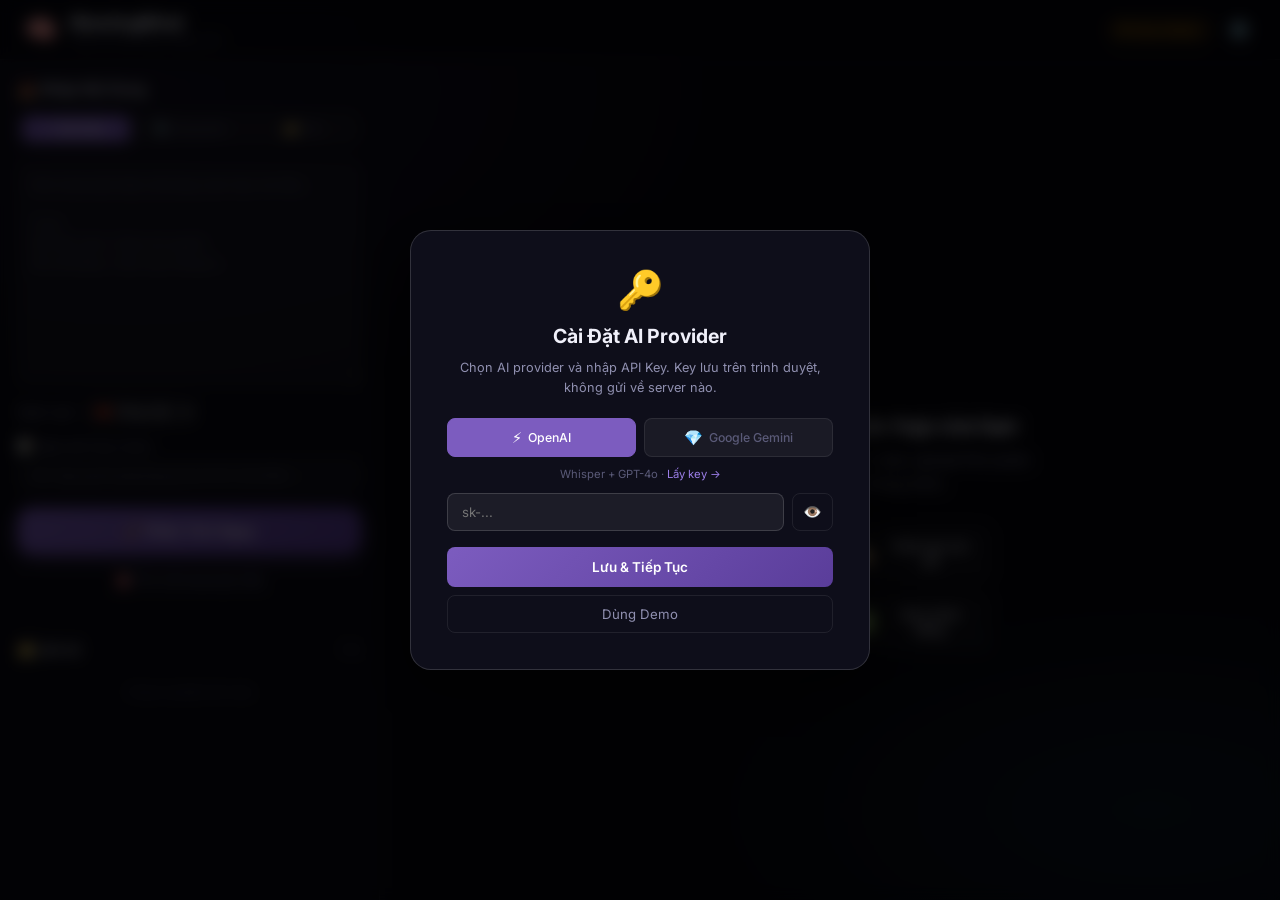
<file: index.html>
<!DOCTYPE html>
<html lang="vi">
<head>
  <meta charset="UTF-8" />
  <meta name="viewport" content="width=device-width, initial-scale=1.0" />
  <title>MeetingMind – Phân Tích Hội Thoại AI</title>
  <meta name="description" content="Phân tích cuộc họp thông minh: nhận dạng người nói, phân loại chủ đề, tóm tắt dự án và gợi ý hành động tiếp theo bằng AI." />
  <link rel="preconnect" href="https://fonts.googleapis.com" />
  <link rel="preconnect" href="https://fonts.gstatic.com" crossorigin />
  <link href="https://fonts.googleapis.com/css2?family=Inter:wght@300;400;500;600;700;800&display=swap" rel="stylesheet" />
  <link rel="stylesheet" href="style.css" />
</head>
<body>

  <!-- API Key Modal -->
  <div id="apiKeyModal" class="modal-overlay active">
    <div class="modal-box">
      <div class="modal-icon">🔑</div>
      <h2>Cài Đặt AI Provider</h2>
      <p>Chọn AI provider và nhập API Key. Key lưu trên trình duyệt, không gửi về server nào.</p>

      <!-- Provider Toggle -->
      <div class="provider-tabs">
        <button class="provider-tab active" id="providerOpenAI" data-provider="openai">
          <span class="provider-logo">⚡</span> OpenAI
        </button>
        <button class="provider-tab" id="providerGemini" data-provider="gemini">
          <span class="provider-logo">💎</span> Google Gemini
        </button>
      </div>

      <div id="providerHint" class="provider-hint">
        Whisper + GPT-4o · <a href="https://platform.openai.com/api-keys" target="_blank">Lấy key →</a>
      </div>

      <div class="modal-input-group">
        <input type="password" id="apiKeyInput" placeholder="sk-..." autocomplete="off" />
        <button id="toggleApiKey" class="btn-icon" title="Hiện/Ẩn">👁️</button>
      </div>
      <div class="modal-actions">
        <button id="saveApiKey" class="btn-primary">Lưu &amp; Tiếp Tục</button>
        <button id="skipApiKey" class="btn-ghost">Dùng Demo</button>
      </div>
    </div>
  </div>

  <!-- Header -->
  <header class="header">
    <div class="header-brand">
      <div class="brand-icon">🧠</div>
      <div>
        <h1 class="brand-name">MeetingMind</h1>
        <span class="brand-tagline">Phân tích hội thoại thông minh</span>
      </div>
    </div>
    <div class="header-actions">
      <div id="apiStatus" class="api-badge demo">
        <span class="api-dot"></span>
        <span id="apiStatusText">Demo Mode</span>
      </div>
      <button id="settingsBtn" class="btn-icon-header" title="Cài đặt">⚙️</button>
    </div>
  </header>

  <div class="layout">
    <!-- LEFT Sidebar -->
    <aside class="sidebar">
      <div class="sidebar-inner">
        <div class="input-section">
          <h2 class="section-title">📥 Nhập Nội Dung</h2>

          <div class="input-tabs">
            <button class="input-tab active" data-tab="text">✏️ Văn Bản</button>
            <button class="input-tab" data-tab="voice">🎙️ Giọng Nói</button>
            <button class="input-tab" data-tab="file">📁 File</button>
          </div>

          <!-- Text Mode -->
          <div id="modeText" class="input-mode active">
            <textarea id="textInput" class="transcript-textarea" placeholder="Dán transcript hoặc nội dung cuộc họp vào đây...&#10;&#10;Ví dụ:&#10;[00:00] John: Chào mọi người...&#10;[00:30] Mary: Hôm nay chúng ta..." rows="10"></textarea>
            <div class="lang-select-row">
              <label>Ngôn ngữ:</label>
              <select id="textLang">
                <option value="vi">🇻🇳 Tiếng Việt</option>
                <option value="en">🇺🇸 English</option>
                <option value="auto">🌐 Tự động</option>
              </select>
            </div>
          </div>

          <!-- Voice Mode -->
          <div id="modeVoice" class="input-mode">
            <div class="voice-area">
              <button id="voiceBtn" class="voice-btn">
                <span class="voice-icon">🎙️</span>
                <span class="voice-label">Nhấn để nói</span>
              </button>
              <div class="voice-status" id="voiceStatus">Sẵn sàng</div>
              <div class="voice-waveform" id="voiceWaveform">
                <span></span><span></span><span></span><span></span><span></span>
                <span></span><span></span><span></span><span></span><span></span>
              </div>
            </div>
            <div class="voice-transcript-box">
              <div class="vtb-label">Transcript:</div>
              <div id="voiceTranscript" class="voice-transcript-content" contenteditable="true">Transcript sẽ xuất hiện ở đây...</div>
            </div>
            <div class="lang-select-row">
              <label>Ngôn ngữ:</label>
              <select id="voiceLang">
                <option value="vi-VN">🇻🇳 Tiếng Việt</option>
                <option value="en-US">🇺🇸 English</option>
              </select>
            </div>
          </div>

          <!-- File Mode -->
          <div id="modeFile" class="input-mode">
            <div class="file-drop-zone" id="fileDropZone">
              <div class="file-drop-icon">🎵</div>
              <div class="file-drop-title">Kéo thả hoặc chọn file</div>
              <div class="file-drop-sub">Audio: .mp3, .mp4, .m4a, .wav, .webm, .ogg<br/>Text: .txt, .srt, .md</div>
              <input type="file" id="fileInput" accept=".mp3,.mp4,.m4a,.wav,.webm,.ogg,.txt,.srt,.md" style="display:none" />
              <button class="btn-outline" id="browseFileBtn">Chọn File</button>
            </div>
            <div id="fileInfo" class="file-info hidden">
              <div class="file-info-icon">📄</div>
              <div class="file-info-details">
                <div id="fileName" class="file-info-name"></div>
                <div id="fileSize" class="file-info-size"></div>
              </div>
              <button id="removeFile" class="btn-icon-sm">❌</button>
            </div>
            <div id="transcribeProgress" class="progress-bar-wrapper hidden">
              <div class="progress-label" id="progressLabel">Đang transcribe...</div>
              <div class="progress-bar"><div class="progress-fill" id="progressFill"></div></div>
            </div>
            <div class="lang-select-row">
              <label>Ngôn ngữ audio:</label>
              <select id="fileLang">
                <option value="vi">🇻🇳 Tiếng Việt</option>
                <option value="en">🇺🇸 English</option>
                <option value="auto">🌐 Tự động</option>
              </select>
            </div>
          </div>

          <div class="context-section">
            <label class="context-label">📝 Ngữ cảnh (tuỳ chọn):</label>
            <input type="text" id="contextInput" class="context-input" placeholder="VD: Họp sprint planning dự án XYZ, Q1 2026..." />
          </div>

          <button id="analyzeBtn" class="btn-analyze">
            <span id="analyzeBtnText">🚀 Phân Tích Ngay</span>
            <div id="analyzeBtnLoader" class="btn-loader hidden"></div>
          </button>

          <button id="demoBtn" class="btn-demo">🎯 Thử với transcript mẫu</button>
        </div>

        <div class="history-section">
          <div class="history-header">
            <h3 class="history-title">🗂️ Lịch sử</h3>
            <button id="clearHistoryBtn" class="btn-clear">Xoá</button>
          </div>
          <div id="historyList" class="history-list">
            <div class="history-empty">Chưa có phân tích nào</div>
          </div>
        </div>
      </div>
    </aside>

    <!-- RIGHT Results Panel -->
    <main class="main-panel">
      <div id="emptyState" class="empty-state">
        <div class="empty-icon">🎙️</div>
        <h2>Sẵn sàng phân tích cuộc họp của bạn</h2>
        <p>Nhập transcript, ghi âm giọng nói, hoặc upload file audio để bắt đầu phân tích thông minh.</p>
        <div class="feature-grid">
          <div class="feature-card"><span>👤</span><span>Nhận dạng người nói</span></div>
          <div class="feature-card"><span>🏷️</span><span>Phân loại chủ đề</span></div>
          <div class="feature-card"><span>📋</span><span>Tóm tắt PM</span></div>
          <div class="feature-card"><span>✅</span><span>Gợi ý hành động</span></div>
        </div>
      </div>

      <div id="resultsPanel" class="results-panel hidden">
        <div class="result-meta">
          <div class="result-meta-title" id="resultTitle">Phân tích cuộc họp</div>
          <div class="result-meta-info">
            <span id="resultDate"></span>
            <span>•</span>
            <span id="resultDuration"></span>
            <span>•</span>
            <span id="resultSpeakers"></span>
          </div>
          <div class="result-actions-bar">
            <button id="copyResultBtn" class="btn-sm">📋 Copy</button>
            <button id="exportMdBtn" class="btn-sm">📤 Export .md</button>
            <button id="exportPdfBtn" class="btn-sm">🖨️ In / PDF</button>
          </div>
        </div>

        <div class="result-tabs">
          <button class="result-tab active" data-panel="speakers">👤 Người Nói</button>
          <button class="result-tab" data-panel="topics">🏷️ Chủ Đề</button>
          <button class="result-tab" data-panel="summary">📋 Tóm Tắt PM</button>
          <button class="result-tab" data-panel="actions">✅ Hành Động</button>
        </div>

        <div id="panelSpeakers" class="result-content active"><div id="speakersList"></div></div>
        <div id="panelTopics" class="result-content"><div id="topicsList"></div></div>
        <div id="panelSummary" class="result-content"><div id="summaryContent"></div></div>
        <div id="panelActions" class="result-content"><div id="actionsList"></div></div>
      </div>

      <div id="loadingOverlay" class="loading-overlay hidden">
        <div class="loading-card">
          <div class="loading-spinner"></div>
          <div class="loading-step" id="loadingStep">Đang xử lý...</div>
          <div class="loading-substep" id="loadingSubstep"></div>
          <div class="loading-progress">
            <div class="loading-bar"><div class="loading-fill" id="loadingFill" style="width:0%"></div></div>
          </div>
        </div>
      </div>
    </main>
  </div>

  <script src="app-bundle.js"></script>
</body>
</html>
</file>
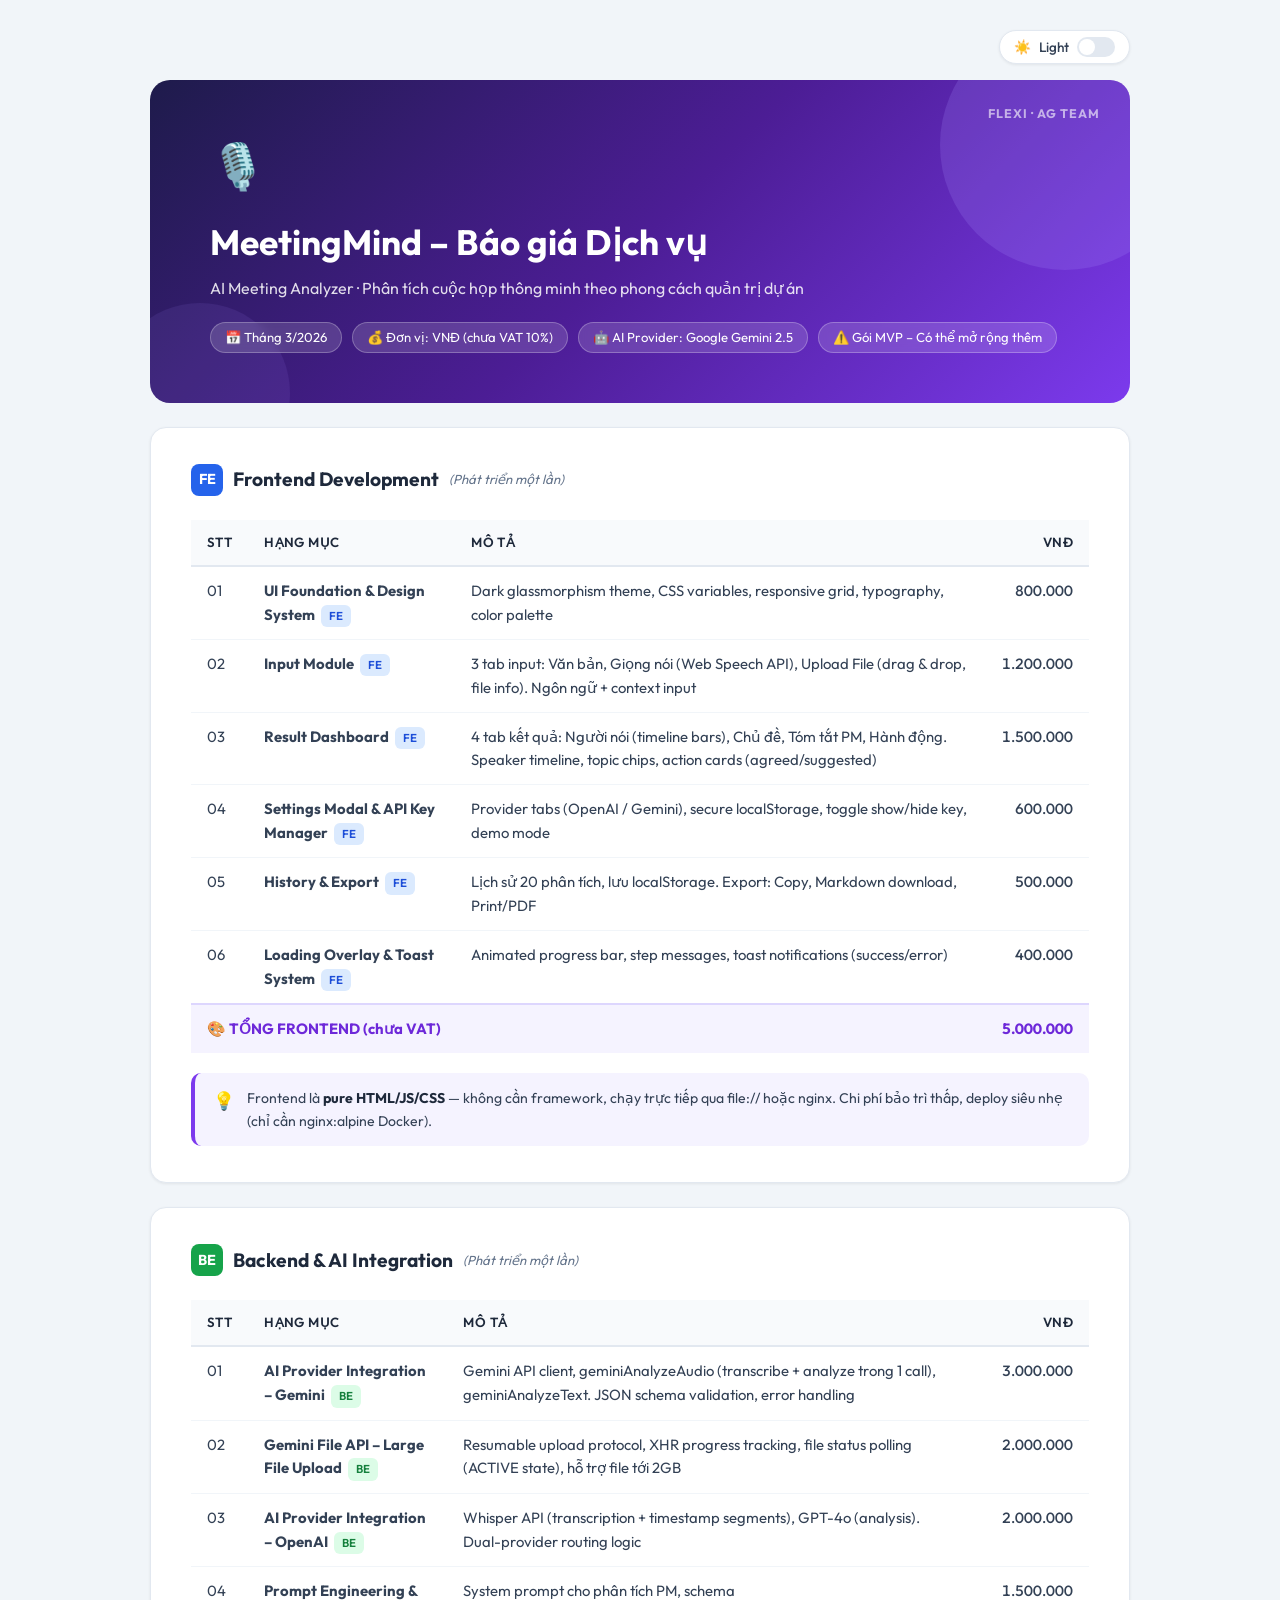
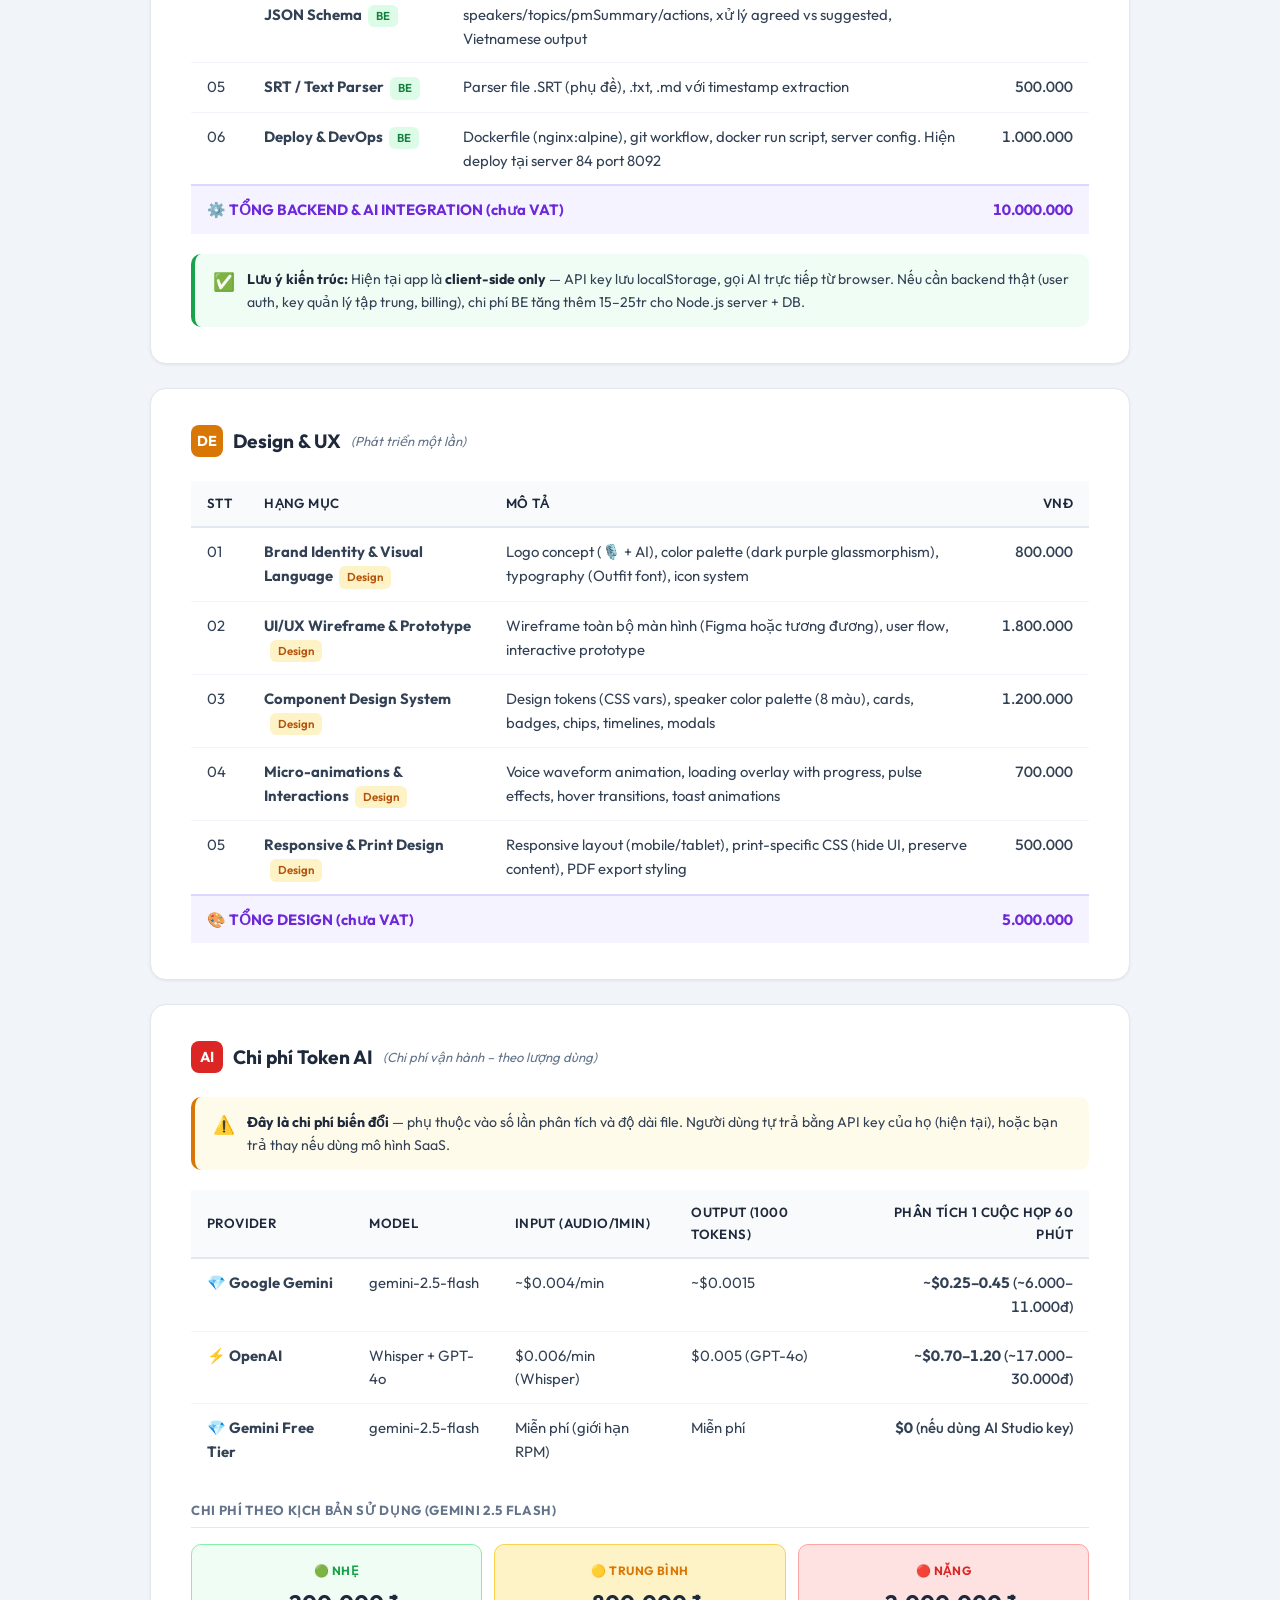
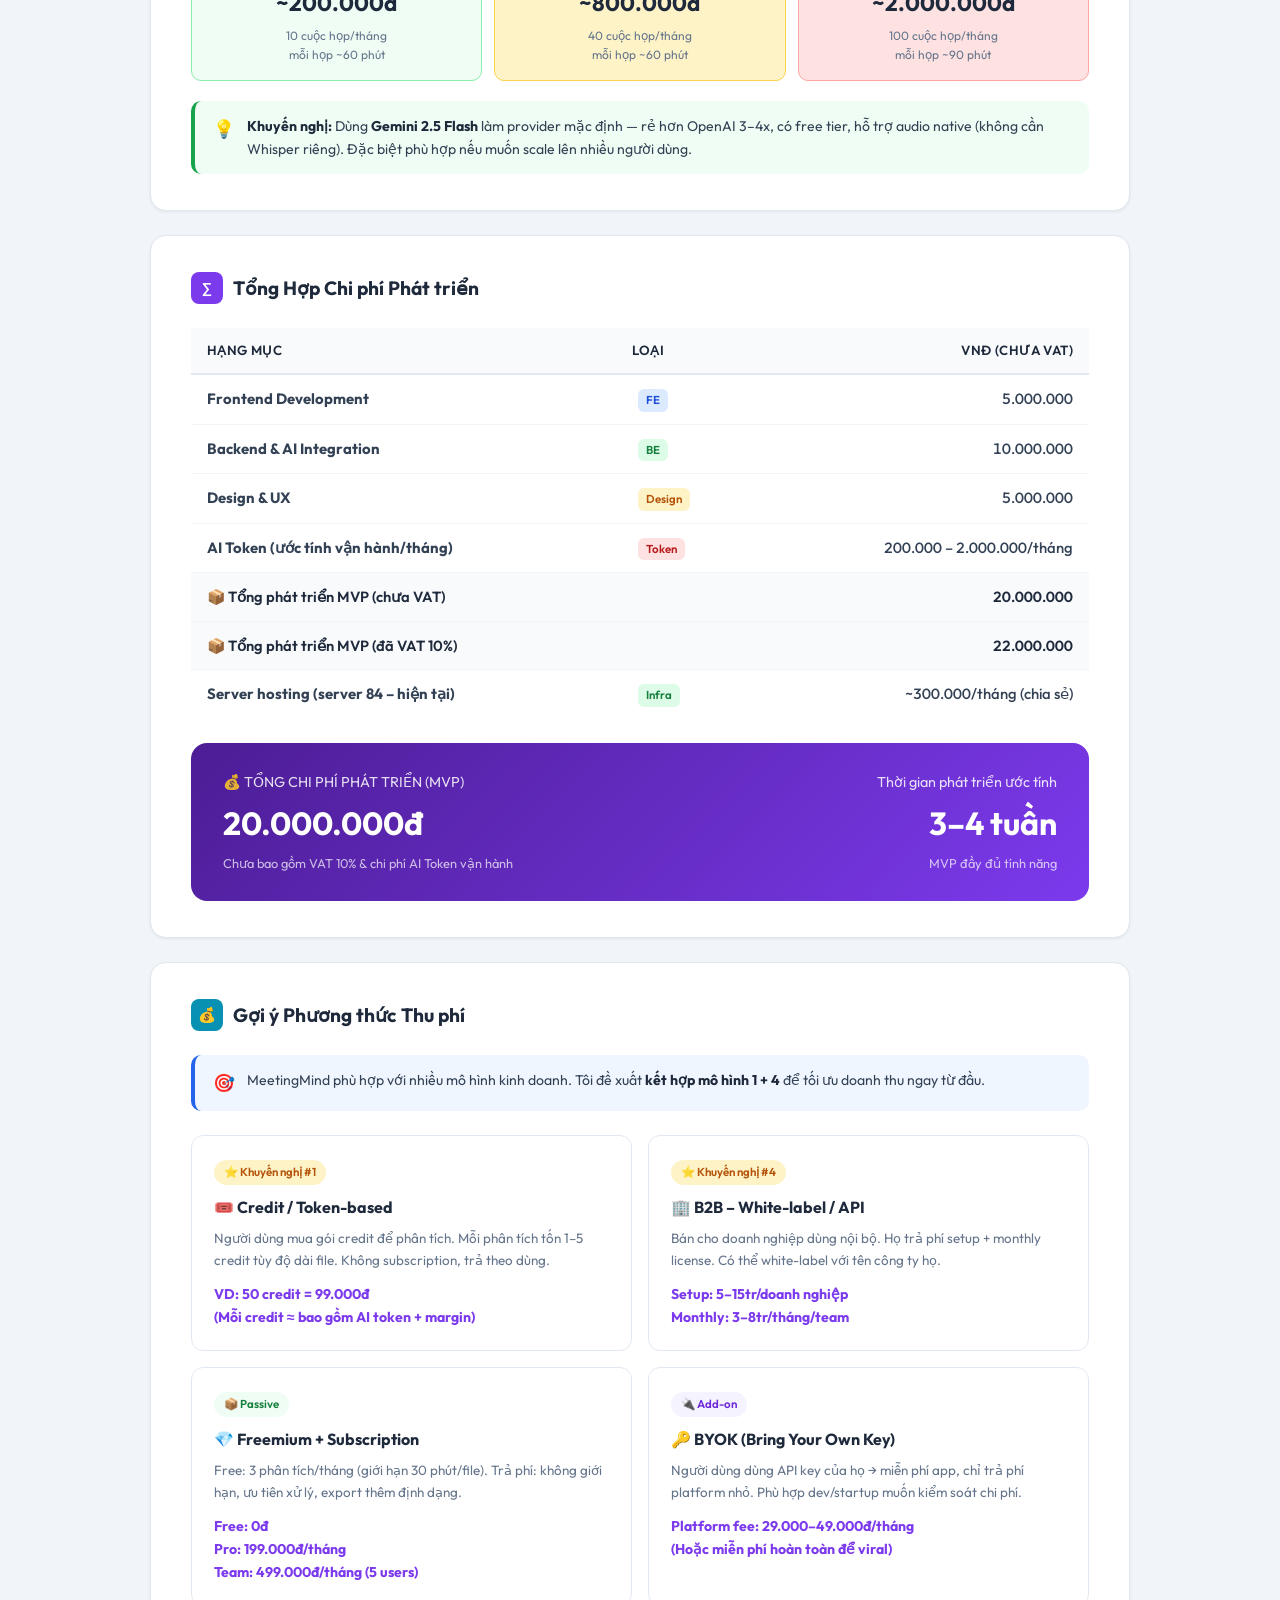
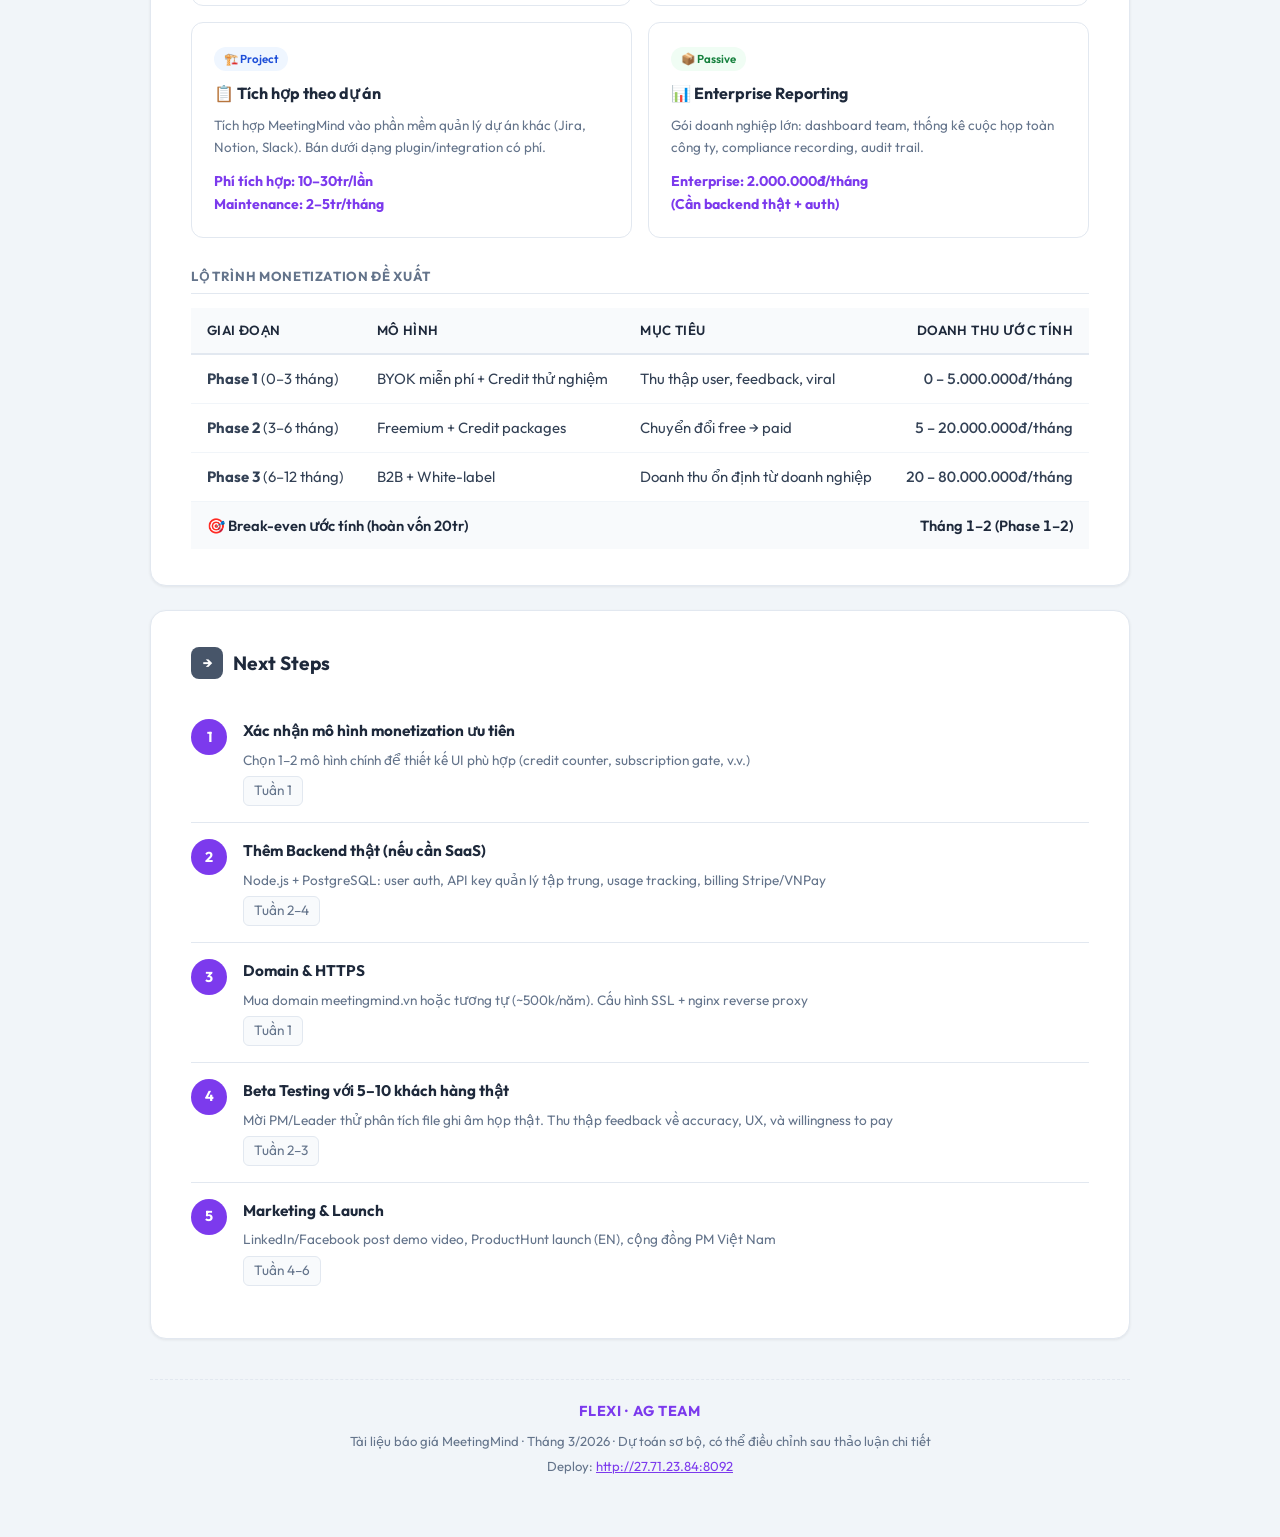
<file: meetingmind_quotation.html>
<!DOCTYPE html>
<html lang="vi" data-theme="light">
<head>
    <meta charset="UTF-8">
    <meta name="viewport" content="width=device-width, initial-scale=1.0">
    <title>MeetingMind – Báo giá Dịch vụ | Flexi</title>
    <link href="https://fonts.googleapis.com/css2?family=Outfit:wght@300;400;500;600;700&display=swap" rel="stylesheet">
    <style>
        :root {
            --primary: #1e293b; --accent: #7c3aed; --accent-light: #f5f3ff;
            --green: #16a34a; --green-light: #f0fdf4;
            --amber: #d97706; --amber-light: #fffbeb;
            --red: #dc2626; --blue: #2563eb; --blue-light: #eff6ff;
            --purple: #7c3aed;
            --text: #334155; --text-light: #64748b;
            --bg: #f1f5f9; --surface: #ffffff; --surface-2: #f8fafc;
            --border: #e2e8f0; --shadow: 0 1px 3px rgba(0,0,0,0.07);
            --th-bg: #f8fafc; --th-color: #1e293b; --td-border: #f1f5f9;
            --total-bg: #f5f3ff; --total-color: #6d28d9; --total-border: #ddd6fe;
        }
        [data-theme="dark"] {
            --primary: #e2e8f0; --accent: #a78bfa; --accent-light: #2e1065;
            --green: #4ade80; --green-light: #052e16;
            --amber: #fbbf24; --amber-light: #451a03;
            --red: #f87171; --blue: #60a5fa; --blue-light: #1e3a5f;
            --text: #cbd5e1; --text-light: #94a3b8;
            --bg: #0f172a; --surface: #1e293b; --surface-2: #162032;
            --border: #334155; --shadow: 0 1px 3px rgba(0,0,0,0.4);
            --th-bg: #162032; --th-color: #e2e8f0; --td-border: #1e293b;
            --total-bg: #2e1065; --total-color: #c4b5fd; --total-border: #4c1d95;
        }
        * { box-sizing: border-box; margin: 0; padding: 0; }
        body { font-family: 'Outfit', sans-serif; background: var(--bg); color: var(--text); padding: 30px 20px 60px; line-height: 1.6; transition: background 0.3s, color 0.3s; }
        .container { max-width: 980px; margin: 0 auto; }

        /* THEME TOGGLE */
        .theme-bar { display: flex; justify-content: flex-end; margin-bottom: 16px; }
        .theme-toggle { display: flex; align-items: center; gap: 8px; background: var(--surface); border: 1px solid var(--border); border-radius: 999px; padding: 6px 14px; cursor: pointer; font-family: 'Outfit', sans-serif; font-size: 0.85rem; font-weight: 500; color: var(--text); box-shadow: var(--shadow); transition: all 0.2s; user-select: none; }
        .theme-toggle:hover { opacity: 0.8; }
        .toggle-track { width: 38px; height: 20px; background: var(--border); border-radius: 999px; position: relative; transition: background 0.3s; flex-shrink: 0; }
        [data-theme="dark"] .toggle-track { background: var(--accent); }
        .toggle-thumb { position: absolute; top: 2px; left: 2px; width: 16px; height: 16px; background: white; border-radius: 50%; transition: left 0.3s; }
        [data-theme="dark"] .toggle-thumb { left: 20px; }

        /* HEADER */
        .doc-header { background: linear-gradient(135deg, #1e1b4b 0%, #4c1d95 50%, #7c3aed 100%); color: white; border-radius: 20px; padding: 50px 60px; margin-bottom: 24px; position: relative; overflow: hidden; }
        .doc-header::before { content: ''; position: absolute; top: -60px; right: -60px; width: 250px; height: 250px; background: rgba(167,139,250,0.2); border-radius: 50%; }
        .doc-header::after { content: ''; position: absolute; bottom: -80px; left: -40px; width: 180px; height: 180px; background: rgba(167,139,250,0.1); border-radius: 50%; }
        .doc-header h1 { font-size: 2.2rem; font-weight: 700; margin-bottom: 6px; position: relative; z-index: 1; }
        .doc-header .emoji-icon { font-size: 2.8rem; display: block; margin-bottom: 12px; position: relative; z-index: 1; }
        .doc-header .subtitle { font-size: 1rem; opacity: 0.85; position: relative; z-index: 1; }
        .meta-tags { display: flex; flex-wrap: wrap; gap: 10px; margin-top: 20px; position: relative; z-index: 1; }
        .meta-tag { background: rgba(255,255,255,0.15); border: 1px solid rgba(255,255,255,0.25); border-radius: 20px; padding: 4px 14px; font-size: 0.82rem; backdrop-filter: blur(4px); }
        .flexi-badge { position: absolute; top: 24px; right: 30px; font-size: 0.78rem; font-weight: 700; letter-spacing: 0.08em; text-transform: uppercase; opacity: 0.6; z-index: 1; }

        /* CARD */
        .card { background: var(--surface); border-radius: 16px; padding: 36px 40px; margin-bottom: 24px; box-shadow: var(--shadow); border: 1px solid var(--border); transition: background 0.3s, border-color 0.3s; }
        .section-title { font-size: 1.2rem; font-weight: 700; color: var(--primary); margin-bottom: 24px; display: flex; align-items: center; gap: 10px; }
        .section-title .num { width: 32px; height: 32px; border-radius: 8px; display: flex; align-items: center; justify-content: center; font-size: 0.9rem; font-weight: 700; flex-shrink: 0; color: white; }
        .num-fe { background: #2563eb; }
        .num-be { background: #16a34a; }
        .num-design { background: #d97706; }
        .num-token { background: #dc2626; }
        .num-total { background: #7c3aed; }
        .num-mono { background: #0891b2; }
        .num-next { background: #475569; }

        /* TABLES */
        table { width: 100%; border-collapse: collapse; font-size: 0.93rem; }
        thead th { background: var(--th-bg); color: var(--th-color); padding: 12px 16px; text-align: left; font-weight: 600; border-bottom: 2px solid var(--border); font-size: 0.83rem; text-transform: uppercase; letter-spacing: 0.03em; }
        thead th:last-child { text-align: right; }
        td { padding: 12px 16px; border-bottom: 1px solid var(--td-border); vertical-align: top; color: var(--text); transition: color 0.3s; }
        td:last-child { text-align: right; font-variant-numeric: tabular-nums; font-weight: 500; }
        tr:last-child td { border-bottom: none; }
        .total-row td { background: var(--total-bg); font-weight: 700; color: var(--total-color); border-top: 2px solid var(--total-border); }
        .subtotal-row td { background: var(--surface-2); font-weight: 600; color: var(--primary); font-size: 0.92rem; }
        .section-group td { background: var(--surface-2); font-weight: 600; color: var(--text-light); font-size: 0.8rem; text-transform: uppercase; letter-spacing: 0.04em; }
        .tag { display: inline-block; border-radius: 6px; padding: 2px 8px; font-size: 0.72rem; font-weight: 600; margin-left: 6px; }
        .tag-fe { background: #dbeafe; color: #1d4ed8; }
        .tag-be { background: #dcfce7; color: #15803d; }
        .tag-design { background: #fef3c7; color: #b45309; }
        .tag-token { background: #fee2e2; color: #b91c1c; }
        [data-theme="dark"] .tag-fe { background: #1e3a5f; color: #93c5fd; }
        [data-theme="dark"] .tag-be { background: #052e16; color: #86efac; }
        [data-theme="dark"] .tag-design { background: #451a03; color: #fcd34d; }
        [data-theme="dark"] .tag-token { background: #450a0a; color: #fca5a5; }

        /* ALERTS */
        .alert { border-radius: 10px; padding: 14px 18px; margin-top: 20px; font-size: 0.88rem; display: flex; gap: 12px; align-items: flex-start; transition: background 0.3s; }
        .alert-icon { font-size: 1.1rem; flex-shrink: 0; }
        .alert.tip { background: var(--green-light); border-left: 4px solid var(--green); }
        .alert.important { background: var(--amber-light); border-left: 4px solid var(--amber); }
        .alert.note { background: var(--accent-light); border-left: 4px solid var(--accent); }
        .alert.info { background: var(--blue-light); border-left: 4px solid var(--blue); }
        .alert div { color: var(--text); }
        .alert strong { color: var(--primary); }

        /* SUBHEADING */
        .subheading { font-size: 0.82rem; font-weight: 700; text-transform: uppercase; letter-spacing: 0.05em; color: var(--text-light); margin: 28px 0 14px; padding-bottom: 6px; border-bottom: 1px solid var(--border); }

        /* MONETIZATION CARDS */
        .mono-grid { display: grid; grid-template-columns: 1fr 1fr; gap: 16px; margin-top: 20px; }
        @media (max-width: 680px) { .mono-grid { grid-template-columns: 1fr; } }
        .mono-card { border-radius: 12px; padding: 22px; border: 1px solid var(--border); transition: all 0.2s; }
        .mono-card:hover { box-shadow: 0 4px 16px rgba(0,0,0,0.1); border-color: var(--accent); }
        .mono-card .mono-label { font-size: 0.72rem; font-weight: 700; text-transform: uppercase; letter-spacing: 0.06em; color: var(--text-light); margin-bottom: 6px; }
        .mono-card h3 { font-size: 1rem; font-weight: 700; color: var(--primary); margin-bottom: 8px; }
        .mono-card p { font-size: 0.84rem; color: var(--text-light); line-height: 1.6; }
        .mono-card .mono-price { margin-top: 12px; font-size: 0.88rem; font-weight: 700; color: var(--accent); }
        .mono-badge { display: inline-block; border-radius: 20px; padding: 3px 10px; font-size: 0.72rem; font-weight: 600; margin-bottom: 10px; }
        .badge-recommend { background: #fef3c7; color: #b45309; }
        .badge-passive { background: #f0fdf4; color: #15803d; }
        .badge-b2b { background: #eff6ff; color: #1d4ed8; }
        .badge-addon { background: #f5f3ff; color: #6d28d9; }
        [data-theme="dark"] .badge-recommend { background: #451a03; color: #fcd34d; }
        [data-theme="dark"] .badge-passive { background: #052e16; color: #86efac; }
        [data-theme="dark"] .badge-b2b { background: #1e3a5f; color: #93c5fd; }
        [data-theme="dark"] .badge-addon { background: #2e1065; color: #c4b5fd; }

        /* TOKEN DETAIL */
        .token-scenarios { display: grid; grid-template-columns: 1fr 1fr 1fr; gap: 12px; margin-top: 16px; }
        @media (max-width: 768px) { .token-scenarios { grid-template-columns: 1fr; } }
        .token-sc { border-radius: 10px; padding: 16px; text-align: center; }
        .token-sc.light-use { background: #f0fdf4; border: 1px solid #86efac; }
        .token-sc.med-use { background: #fef3c7; border: 1px solid #fcd34d; }
        .token-sc.heavy-use { background: #fee2e2; border: 1px solid #fca5a5; }
        [data-theme="dark"] .token-sc.light-use { background: #052e16; border-color: #166534; }
        [data-theme="dark"] .token-sc.med-use { background: #451a03; border-color: #92400e; }
        [data-theme="dark"] .token-sc.heavy-use { background: #450a0a; border-color: #991b1b; }
        .token-sc .sc-label { font-size: 0.75rem; font-weight: 700; text-transform: uppercase; letter-spacing: 0.05em; margin-bottom: 6px; }
        .token-sc.light-use .sc-label { color: #16a34a; }
        .token-sc.med-use .sc-label { color: #d97706; }
        .token-sc.heavy-use .sc-label { color: #dc2626; }
        .token-sc .sc-amount { font-size: 1.4rem; font-weight: 700; color: var(--primary); }
        .token-sc .sc-desc { font-size: 0.75rem; color: var(--text-light); margin-top: 4px; }

        /* NEXT STEPS */
        .step-item { display: flex; gap: 16px; padding: 16px 0; border-bottom: 1px solid var(--border); align-items: flex-start; }
        .step-item:last-child { border-bottom: none; }
        .step-num { width: 36px; height: 36px; background: var(--accent); color: white; border-radius: 50%; display: flex; align-items: center; justify-content: center; font-weight: 700; font-size: 0.9rem; flex-shrink: 0; }
        .step-body { flex: 1; }
        .step-body strong { display: block; font-size: 0.96rem; margin-bottom: 3px; color: var(--primary); }
        .step-body span { font-size: 0.85rem; color: var(--text-light); }
        .step-badge { display: inline-block; background: var(--surface-2); border: 1px solid var(--border); border-radius: 6px; padding: 3px 10px; font-size: 0.78rem; color: var(--text); margin-top: 4px; }

        /* GRAND TOTAL */
        .grand-total-box { border-radius: 16px; padding: 28px 32px; background: linear-gradient(135deg, #4c1d95, #7c3aed); color: white; margin-top: 24px; display: flex; justify-content: space-between; align-items: center; flex-wrap: wrap; gap: 16px; }
        .grand-total-box .gt-label { font-size: 0.9rem; opacity: 0.85; margin-bottom: 4px; }
        .grand-total-box .gt-amount { font-size: 2rem; font-weight: 700; }
        .grand-total-box .gt-sub { font-size: 0.8rem; opacity: 0.7; margin-top: 4px; }
        .grand-total-box .gt-right { text-align: right; }

        /* FOOTER */
        footer { text-align: center; color: var(--text-light); font-size: 0.82rem; margin-top: 40px; padding-top: 20px; border-top: 1px dashed var(--border); }
        .flexi-logo { font-weight: 700; font-size: 0.9rem; color: var(--accent); letter-spacing: 0.05em; }

        @media (max-width: 600px) { .doc-header { padding: 36px 24px; } .card { padding: 24px 20px; } .doc-header h1 { font-size: 1.6rem; } }
    </style>
</head>
<body>
<div class="container">

    <!-- THEME TOGGLE -->
    <div class="theme-bar">
        <button class="theme-toggle" onclick="toggleTheme()">
            <span id="themeIcon">☀️</span>
            <span id="themeLabel">Light</span>
            <div class="toggle-track"><div class="toggle-thumb"></div></div>
        </button>
    </div>

    <!-- HEADER -->
    <div class="doc-header">
        <span class="flexi-badge">Flexi · AG Team</span>
        <span class="emoji-icon">🎙️</span>
        <h1>MeetingMind – Báo giá Dịch vụ</h1>
        <p class="subtitle">AI Meeting Analyzer · Phân tích cuộc họp thông minh theo phong cách quản trị dự án</p>
        <div class="meta-tags">
            <span class="meta-tag">📅 Tháng 3/2026</span>
            <span class="meta-tag">💰 Đơn vị: VNĐ (chưa VAT 10%)</span>
            <span class="meta-tag">🤖 AI Provider: Google Gemini 2.5</span>
            <span class="meta-tag">⚠️ Gói MVP – Có thể mở rộng thêm</span>
        </div>
    </div>

    <!-- ===== SECTION 1: FRONTEND ===== -->
    <div class="card">
        <div class="section-title">
            <span class="num num-fe">FE</span>
            Frontend Development
            <em style="font-weight:400;font-size:0.82rem;color:var(--text-light)">(Phát triển một lần)</em>
        </div>
        <table>
            <thead>
                <tr><th style="width:45px">STT</th><th>Hạng mục</th><th>Mô tả</th><th>VNĐ</th></tr>
            </thead>
            <tbody>
                <tr>
                    <td>01</td>
                    <td><strong>UI Foundation & Design System</strong><span class="tag tag-fe">FE</span></td>
                    <td>Dark glassmorphism theme, CSS variables, responsive grid, typography, color palette</td>
                    <td>800.000</td>
                </tr>
                <tr>
                    <td>02</td>
                    <td><strong>Input Module</strong><span class="tag tag-fe">FE</span></td>
                    <td>3 tab input: Văn bản, Giọng nói (Web Speech API), Upload File (drag & drop, file info). Ngôn ngữ + context input</td>
                    <td>1.200.000</td>
                </tr>
                <tr>
                    <td>03</td>
                    <td><strong>Result Dashboard</strong><span class="tag tag-fe">FE</span></td>
                    <td>4 tab kết quả: Người nói (timeline bars), Chủ đề, Tóm tắt PM, Hành động. Speaker timeline, topic chips, action cards (agreed/suggested)</td>
                    <td>1.500.000</td>
                </tr>
                <tr>
                    <td>04</td>
                    <td><strong>Settings Modal & API Key Manager</strong><span class="tag tag-fe">FE</span></td>
                    <td>Provider tabs (OpenAI / Gemini), secure localStorage, toggle show/hide key, demo mode</td>
                    <td>600.000</td>
                </tr>
                <tr>
                    <td>05</td>
                    <td><strong>History & Export</strong><span class="tag tag-fe">FE</span></td>
                    <td>Lịch sử 20 phân tích, lưu localStorage. Export: Copy, Markdown download, Print/PDF</td>
                    <td>500.000</td>
                </tr>
                <tr>
                    <td>06</td>
                    <td><strong>Loading Overlay & Toast System</strong><span class="tag tag-fe">FE</span></td>
                    <td>Animated progress bar, step messages, toast notifications (success/error)</td>
                    <td>400.000</td>
                </tr>
                <tr class="total-row">
                    <td colspan="3">🎨 TỔNG FRONTEND (chưa VAT)</td>
                    <td>5.000.000</td>
                </tr>
            </tbody>
        </table>
        <div class="alert note">
            <span class="alert-icon">💡</span>
            <div>Frontend là <strong>pure HTML/JS/CSS</strong> — không cần framework, chạy trực tiếp qua file:// hoặc nginx. Chi phí bảo trì thấp, deploy siêu nhẹ (chỉ cần nginx:alpine Docker).</div>
        </div>
    </div>

    <!-- ===== SECTION 2: BACKEND / AI INTEGRATION ===== -->
    <div class="card">
        <div class="section-title">
            <span class="num num-be">BE</span>
            Backend & AI Integration
            <em style="font-weight:400;font-size:0.82rem;color:var(--text-light)">(Phát triển một lần)</em>
        </div>
        <table>
            <thead>
                <tr><th style="width:45px">STT</th><th>Hạng mục</th><th>Mô tả</th><th>VNĐ</th></tr>
            </thead>
            <tbody>
                <tr>
                    <td>01</td>
                    <td><strong>AI Provider Integration – Gemini</strong><span class="tag tag-be">BE</span></td>
                    <td>Gemini API client, geminiAnalyzeAudio (transcribe + analyze trong 1 call), geminiAnalyzeText. JSON schema validation, error handling</td>
                    <td>3.000.000</td>
                </tr>
                <tr>
                    <td>02</td>
                    <td><strong>Gemini File API – Large File Upload</strong><span class="tag tag-be">BE</span></td>
                    <td>Resumable upload protocol, XHR progress tracking, file status polling (ACTIVE state), hỗ trợ file tới 2GB</td>
                    <td>2.000.000</td>
                </tr>
                <tr>
                    <td>03</td>
                    <td><strong>AI Provider Integration – OpenAI</strong><span class="tag tag-be">BE</span></td>
                    <td>Whisper API (transcription + timestamp segments), GPT-4o (analysis). Dual-provider routing logic</td>
                    <td>2.000.000</td>
                </tr>
                <tr>
                    <td>04</td>
                    <td><strong>Prompt Engineering & JSON Schema</strong><span class="tag tag-be">BE</span></td>
                    <td>System prompt cho phân tích PM, schema speakers/topics/pmSummary/actions, xử lý agreed vs suggested, Vietnamese output</td>
                    <td>1.500.000</td>
                </tr>
                <tr>
                    <td>05</td>
                    <td><strong>SRT / Text Parser</strong><span class="tag tag-be">BE</span></td>
                    <td>Parser file .SRT (phụ đề), .txt, .md với timestamp extraction</td>
                    <td>500.000</td>
                </tr>
                <tr>
                    <td>06</td>
                    <td><strong>Deploy & DevOps</strong><span class="tag tag-be">BE</span></td>
                    <td>Dockerfile (nginx:alpine), git workflow, docker run script, server config. Hiện deploy tại server 84 port 8092</td>
                    <td>1.000.000</td>
                </tr>
                <tr class="total-row">
                    <td colspan="3">⚙️ TỔNG BACKEND & AI INTEGRATION (chưa VAT)</td>
                    <td>10.000.000</td>
                </tr>
            </tbody>
        </table>
        <div class="alert tip">
            <span class="alert-icon">✅</span>
            <div><strong>Lưu ý kiến trúc:</strong> Hiện tại app là <strong>client-side only</strong> — API key lưu localStorage, gọi AI trực tiếp từ browser. Nếu cần backend thật (user auth, key quản lý tập trung, billing), chi phí BE tăng thêm 15–25tr cho Node.js server + DB.</div>
        </div>
    </div>

    <!-- ===== SECTION 3: DESIGN ===== -->
    <div class="card">
        <div class="section-title">
            <span class="num num-design">DE</span>
            Design & UX
            <em style="font-weight:400;font-size:0.82rem;color:var(--text-light)">(Phát triển một lần)</em>
        </div>
        <table>
            <thead>
                <tr><th style="width:45px">STT</th><th>Hạng mục</th><th>Mô tả</th><th>VNĐ</th></tr>
            </thead>
            <tbody>
                <tr>
                    <td>01</td>
                    <td><strong>Brand Identity & Visual Language</strong><span class="tag tag-design">Design</span></td>
                    <td>Logo concept (🎙️ + AI), color palette (dark purple glassmorphism), typography (Outfit font), icon system</td>
                    <td>800.000</td>
                </tr>
                <tr>
                    <td>02</td>
                    <td><strong>UI/UX Wireframe & Prototype</strong><span class="tag tag-design">Design</span></td>
                    <td>Wireframe toàn bộ màn hình (Figma hoặc tương đương), user flow, interactive prototype</td>
                    <td>1.800.000</td>
                </tr>
                <tr>
                    <td>03</td>
                    <td><strong>Component Design System</strong><span class="tag tag-design">Design</span></td>
                    <td>Design tokens (CSS vars), speaker color palette (8 màu), cards, badges, chips, timelines, modals</td>
                    <td>1.200.000</td>
                </tr>
                <tr>
                    <td>04</td>
                    <td><strong>Micro-animations & Interactions</strong><span class="tag tag-design">Design</span></td>
                    <td>Voice waveform animation, loading overlay with progress, pulse effects, hover transitions, toast animations</td>
                    <td>700.000</td>
                </tr>
                <tr>
                    <td>05</td>
                    <td><strong>Responsive & Print Design</strong><span class="tag tag-design">Design</span></td>
                    <td>Responsive layout (mobile/tablet), print-specific CSS (hide UI, preserve content), PDF export styling</td>
                    <td>500.000</td>
                </tr>
                <tr class="total-row">
                    <td colspan="3">🎨 TỔNG DESIGN (chưa VAT)</td>
                    <td>5.000.000</td>
                </tr>
            </tbody>
        </table>
    </div>

    <!-- ===== SECTION 4: AI TOKEN COSTS ===== -->
    <div class="card">
        <div class="section-title">
            <span class="num num-token">AI</span>
            Chi phí Token AI
            <em style="font-weight:400;font-size:0.82rem;color:var(--text-light)">(Chi phí vận hành – theo lượng dùng)</em>
        </div>

        <div class="alert important" style="margin-top:0;margin-bottom:20px">
            <span class="alert-icon">⚠️</span>
            <div><strong>Đây là chi phí biến đổi</strong> — phụ thuộc vào số lần phân tích và độ dài file. Người dùng tự trả bằng API key của họ (hiện tại), hoặc bạn trả thay nếu dùng mô hình SaaS.</div>
        </div>

        <table>
            <thead>
                <tr><th>Provider</th><th>Model</th><th>Input (audio/1min)</th><th>Output (1000 tokens)</th><th>Phân tích 1 cuộc họp 60 phút</th></tr>
            </thead>
            <tbody>
                <tr>
                    <td><strong>💎 Google Gemini</strong></td>
                    <td>gemini-2.5-flash</td>
                    <td>~$0.004/min</td>
                    <td>~$0.0015</td>
                    <td>~<strong>$0.25–0.45</strong> (~6.000–11.000đ)</td>
                </tr>
                <tr>
                    <td><strong>⚡ OpenAI</strong></td>
                    <td>Whisper + GPT-4o</td>
                    <td>$0.006/min (Whisper)</td>
                    <td>$0.005 (GPT-4o)</td>
                    <td>~<strong>$0.70–1.20</strong> (~17.000–30.000đ)</td>
                </tr>
                <tr>
                    <td><strong>💎 Gemini Free Tier</strong></td>
                    <td>gemini-2.5-flash</td>
                    <td>Miễn phí (giới hạn RPM)</td>
                    <td>Miễn phí</td>
                    <td><strong>$0</strong> (nếu dùng AI Studio key)</td>
                </tr>
            </tbody>
        </table>

        <div class="subheading" style="margin-top:24px">Chi phí theo kịch bản sử dụng (Gemini 2.5 Flash)</div>
        <div class="token-scenarios">
            <div class="token-sc light-use">
                <div class="sc-label">🟢 Nhẹ</div>
                <div class="sc-amount">~200.000đ</div>
                <div class="sc-desc">10 cuộc họp/tháng<br>mỗi họp ~60 phút</div>
            </div>
            <div class="token-sc med-use">
                <div class="sc-label">🟡 Trung bình</div>
                <div class="sc-amount">~800.000đ</div>
                <div class="sc-desc">40 cuộc họp/tháng<br>mỗi họp ~60 phút</div>
            </div>
            <div class="token-sc heavy-use">
                <div class="sc-label">🔴 Nặng</div>
                <div class="sc-amount">~2.000.000đ</div>
                <div class="sc-desc">100 cuộc họp/tháng<br>mỗi họp ~90 phút</div>
            </div>
        </div>

        <div class="alert tip" style="margin-top:20px">
            <span class="alert-icon">💡</span>
            <div><strong>Khuyến nghị:</strong> Dùng <strong>Gemini 2.5 Flash</strong> làm provider mặc định — rẻ hơn OpenAI 3–4x, có free tier, hỗ trợ audio native (không cần Whisper riêng). Đặc biệt phù hợp nếu muốn scale lên nhiều người dùng.</div>
        </div>
    </div>

    <!-- ===== TỔNG HỢP ===== -->
    <div class="card">
        <div class="section-title">
            <span class="num num-total">∑</span>
            Tổng Hợp Chi phí Phát triển
        </div>
        <table>
            <thead>
                <tr><th>Hạng mục</th><th>Loại</th><th>VNĐ (chưa VAT)</th></tr>
            </thead>
            <tbody>
                <tr>
                    <td><strong>Frontend Development</strong></td>
                    <td><span class="tag tag-fe">FE</span></td>
                    <td>5.000.000</td>
                </tr>
                <tr>
                    <td><strong>Backend & AI Integration</strong></td>
                    <td><span class="tag tag-be">BE</span></td>
                    <td>10.000.000</td>
                </tr>
                <tr>
                    <td><strong>Design & UX</strong></td>
                    <td><span class="tag tag-design">Design</span></td>
                    <td>5.000.000</td>
                </tr>
                <tr>
                    <td><strong>AI Token (ước tính vận hành/tháng)</strong></td>
                    <td><span class="tag tag-token">Token</span></td>
                    <td>200.000 – 2.000.000/tháng</td>
                </tr>
                <tr class="subtotal-row">
                    <td colspan="2">📦 Tổng phát triển MVP (chưa VAT)</td>
                    <td>20.000.000</td>
                </tr>
                <tr class="subtotal-row">
                    <td colspan="2">📦 Tổng phát triển MVP (đã VAT 10%)</td>
                    <td>22.000.000</td>
                </tr>
                <tr>
                    <td><strong>Server hosting (server 84 – hiện tại)</strong></td>
                    <td><span class="tag tag-be">Infra</span></td>
                    <td>~300.000/tháng (chia sẻ)</td>
                </tr>
            </tbody>
        </table>

        <div class="grand-total-box">
            <div>
                <div class="gt-label">💰 TỔNG CHI PHÍ PHÁT TRIỂN (MVP)</div>
                <div class="gt-amount">20.000.000đ</div>
                <div class="gt-sub">Chưa bao gồm VAT 10% &amp; chi phí AI Token vận hành</div>
            </div>
            <div class="gt-right">
                <div class="gt-label">Thời gian phát triển ước tính</div>
                <div class="gt-amount">3–4 tuần</div>
                <div class="gt-sub">MVP đầy đủ tính năng</div>
            </div>
        </div>
    </div>

    <!-- ===== SECTION: MONETIZATION ===== -->
    <div class="card">
        <div class="section-title">
            <span class="num num-mono">💰</span>
            Gợi ý Phương thức Thu phí
        </div>

        <div class="alert info" style="margin-top:0;margin-bottom:24px">
            <span class="alert-icon">🎯</span>
            <div>MeetingMind phù hợp với nhiều mô hình kinh doanh. Tôi đề xuất <strong>kết hợp mô hình 1 + 4</strong> để tối ưu doanh thu ngay từ đầu.</div>
        </div>

        <div class="mono-grid">
            <div class="mono-card">
                <div class="mono-badge badge-recommend">⭐ Khuyến nghị #1</div>
                <h3>🎟️ Credit / Token-based</h3>
                <p>Người dùng mua gói credit để phân tích. Mỗi phân tích tốn 1–5 credit tùy độ dài file. Không subscription, trả theo dùng.</p>
                <div class="mono-price">
                    VD: 50 credit = 99.000đ<br>
                    (Mỗi credit ≈ bao gồm AI token + margin)
                </div>
            </div>

            <div class="mono-card">
                <div class="mono-badge badge-recommend">⭐ Khuyến nghị #4</div>
                <h3>🏢 B2B – White-label / API</h3>
                <p>Bán cho doanh nghiệp dùng nội bộ. Họ trả phí setup + monthly license. Có thể white-label với tên công ty họ.</p>
                <div class="mono-price">
                    Setup: 5–15tr/doanh nghiệp<br>
                    Monthly: 3–8tr/tháng/team
                </div>
            </div>

            <div class="mono-card">
                <div class="mono-badge badge-passive">📦 Passive</div>
                <h3>💎 Freemium + Subscription</h3>
                <p>Free: 3 phân tích/tháng (giới hạn 30 phút/file). Trả phí: không giới hạn, ưu tiên xử lý, export thêm định dạng.</p>
                <div class="mono-price">
                    Free: 0đ<br>
                    Pro: 199.000đ/tháng<br>
                    Team: 499.000đ/tháng (5 users)
                </div>
            </div>

            <div class="mono-card">
                <div class="mono-badge badge-addon">🔌 Add-on</div>
                <h3>🔑 BYOK (Bring Your Own Key)</h3>
                <p>Người dùng dùng API key của họ → miễn phí app, chỉ trả phí platform nhỏ. Phù hợp dev/startup muốn kiểm soát chi phí.</p>
                <div class="mono-price">
                    Platform fee: 29.000–49.000đ/tháng<br>
                    (Hoặc miễn phí hoàn toàn để viral)
                </div>
            </div>

            <div class="mono-card">
                <div class="mono-badge badge-b2b">🏗️ Project</div>
                <h3>📋 Tích hợp theo dự án</h3>
                <p>Tích hợp MeetingMind vào phần mềm quản lý dự án khác (Jira, Notion, Slack). Bán dưới dạng plugin/integration có phí.</p>
                <div class="mono-price">
                    Phí tích hợp: 10–30tr/lần<br>
                    Maintenance: 2–5tr/tháng
                </div>
            </div>

            <div class="mono-card">
                <div class="mono-badge badge-passive">📦 Passive</div>
                <h3>📊 Enterprise Reporting</h3>
                <p>Gói doanh nghiệp lớn: dashboard team, thống kê cuộc họp toàn công ty, compliance recording, audit trail.</p>
                <div class="mono-price">
                    Enterprise: 2.000.000đ/tháng<br>
                    (Cần backend thật + auth)
                </div>
            </div>
        </div>

        <div class="subheading" style="margin-top:28px">Lộ trình Monetization đề xuất</div>
        <table>
            <thead>
                <tr><th>Giai đoạn</th><th>Mô hình</th><th>Mục tiêu</th><th>Doanh thu ước tính</th></tr>
            </thead>
            <tbody>
                <tr>
                    <td><strong>Phase 1</strong> (0–3 tháng)</td>
                    <td>BYOK miễn phí + Credit thử nghiệm</td>
                    <td>Thu thập user, feedback, viral</td>
                    <td>0 – 5.000.000đ/tháng</td>
                </tr>
                <tr>
                    <td><strong>Phase 2</strong> (3–6 tháng)</td>
                    <td>Freemium + Credit packages</td>
                    <td>Chuyển đổi free → paid</td>
                    <td>5 – 20.000.000đ/tháng</td>
                </tr>
                <tr>
                    <td><strong>Phase 3</strong> (6–12 tháng)</td>
                    <td>B2B + White-label</td>
                    <td>Doanh thu ổn định từ doanh nghiệp</td>
                    <td>20 – 80.000.000đ/tháng</td>
                </tr>
                <tr class="subtotal-row">
                    <td colspan="3">🎯 Break-even ước tính (hoàn vốn 20tr)</td>
                    <td>Tháng 1–2 (Phase 1–2)</td>
                </tr>
            </tbody>
        </table>
    </div>

    <!-- ===== NEXT STEPS ===== -->
    <div class="card">
        <div class="section-title">
            <span class="num num-next">→</span>
            Next Steps
        </div>
        <div class="step-item">
            <div class="step-num">1</div>
            <div class="step-body">
                <strong>Xác nhận mô hình monetization ưu tiên</strong>
                <span>Chọn 1–2 mô hình chính để thiết kế UI phù hợp (credit counter, subscription gate, v.v.)</span>
                <div><span class="step-badge">Tuần 1</span></div>
            </div>
        </div>
        <div class="step-item">
            <div class="step-num">2</div>
            <div class="step-body">
                <strong>Thêm Backend thật (nếu cần SaaS)</strong>
                <span>Node.js + PostgreSQL: user auth, API key quản lý tập trung, usage tracking, billing Stripe/VNPay</span>
                <div><span class="step-badge">Tuần 2–4</span></div>
            </div>
        </div>
        <div class="step-item">
            <div class="step-num">3</div>
            <div class="step-body">
                <strong>Domain & HTTPS</strong>
                <span>Mua domain meetingmind.vn hoặc tương tự (~500k/năm). Cấu hình SSL + nginx reverse proxy</span>
                <div><span class="step-badge">Tuần 1</span></div>
            </div>
        </div>
        <div class="step-item">
            <div class="step-num">4</div>
            <div class="step-body">
                <strong>Beta Testing với 5–10 khách hàng thật</strong>
                <span>Mời PM/Leader thử phân tích file ghi âm họp thật. Thu thập feedback về accuracy, UX, và willingness to pay</span>
                <div><span class="step-badge">Tuần 2–3</span></div>
            </div>
        </div>
        <div class="step-item">
            <div class="step-num">5</div>
            <div class="step-body">
                <strong>Marketing & Launch</strong>
                <span>LinkedIn/Facebook post demo video, ProductHunt launch (EN), cộng đồng PM Việt Nam</span>
                <div><span class="step-badge">Tuần 4–6</span></div>
            </div>
        </div>
    </div>

    <footer>
        <p><span class="flexi-logo">FLEXI · AG TEAM</span></p>
        <p style="margin-top:8px">Tài liệu báo giá MeetingMind · Tháng 3/2026 · Dự toán sơ bộ, có thể điều chỉnh sau thảo luận chi tiết</p>
        <p style="margin-top:4px">Deploy: <a href="http://27.71.23.84:8092" target="_blank" style="color:var(--accent)">http://27.71.23.84:8092</a></p>
    </footer>

</div>

<script>
function toggleTheme(){
    const h=document.documentElement;
    const isDark=h.getAttribute('data-theme')==='dark';
    h.setAttribute('data-theme',isDark?'light':'dark');
    document.getElementById('themeIcon').textContent=isDark?'☀️':'🌙';
    document.getElementById('themeLabel').textContent=isDark?'Light':'Dark';
}
</script>
</body>
</html>
</file>
<file: style.css>
/* =====================================================
   MeetingMind – Style System
   Dark Glassmorphism Theme – Vietnamese UI
   ===================================================== */

:root {
  --bg-base: #07070f;
  --bg-surface: #0e0e1a;
  --bg-card: rgba(255,255,255,0.04);
  --bg-card-hover: rgba(255,255,255,0.07);
  --bg-glass: rgba(255,255,255,0.06);
  --border: rgba(255,255,255,0.08);
  --border-strong: rgba(255,255,255,0.15);
  --text-primary: #f0f0fa;
  --text-secondary: #9090b0;
  --text-muted: #5a5a78;
  --accent: #7c5cbf;
  --accent-bright: #9b7ee8;
  --accent-glow: rgba(124,92,191,0.35);
  --success: #22c55e;
  --warning: #f59e0b;
  --danger: #ef4444;
  --info: #38bdf8;

  /* Speaker palette  */
  --sp0: #7c5cbf; --sp0-bg: rgba(124,92,191,0.15);
  --sp1: #38bdf8; --sp1-bg: rgba(56,189,248,0.15);
  --sp2: #22c55e; --sp2-bg: rgba(34,197,94,0.15);
  --sp3: #f59e0b; --sp3-bg: rgba(245,158,11,0.15);
  --sp4: #f43f5e; --sp4-bg: rgba(244,63,94,0.15);
  --sp5: #a78bfa; --sp5-bg: rgba(167,139,250,0.15);
  --sp6: #34d399; --sp6-bg: rgba(52,211,153,0.15);
  --sp7: #fb923c; --sp7-bg: rgba(251,146,60,0.15);

  --radius: 14px;
  --radius-sm: 8px;
  --sidebar-width: 380px;
  --header-height: 60px;
  --font: 'Inter', system-ui, sans-serif;
  --transition: 0.2s ease;
}

*, *::before, *::after { box-sizing: border-box; margin: 0; padding: 0; }

html { font-size: 15px; }

body {
  font-family: var(--font);
  background: var(--bg-base);
  color: var(--text-primary);
  min-height: 100vh;
  overflow-x: hidden;
}

body::before {
  content: '';
  position: fixed; inset: 0;
  background:
    radial-gradient(ellipse 80% 60% at 10% 10%, rgba(124,92,191,0.12) 0%, transparent 60%),
    radial-gradient(ellipse 60% 40% at 90% 90%, rgba(56,189,248,0.08) 0%, transparent 60%);
  pointer-events: none; z-index: 0;
}

/* ===== Header ===== */
.header {
  position: sticky; top: 0; z-index: 100;
  height: var(--header-height);
  display: flex; align-items: center; justify-content: space-between;
  padding: 0 24px;
  background: rgba(7,7,15,0.85);
  backdrop-filter: blur(20px);
  border-bottom: 1px solid var(--border);
}
.header-brand { display: flex; align-items: center; gap: 12px; }
.brand-icon { font-size: 1.8rem; }
.brand-name { font-size: 1.2rem; font-weight: 700; letter-spacing: -0.02em; }
.brand-tagline { font-size: 0.72rem; color: var(--text-muted); display: block; margin-top: 1px; }
.header-actions { display: flex; align-items: center; gap: 10px; }

.api-badge {
  display: flex; align-items: center; gap: 6px;
  padding: 4px 12px; border-radius: 999px;
  font-size: 0.75rem; font-weight: 500;
  border: 1px solid;
}
.api-badge.active { border-color: rgba(34,197,94,0.4); background: rgba(34,197,94,0.1); color: #22c55e; }
.api-badge.demo { border-color: rgba(245,158,11,0.4); background: rgba(245,158,11,0.1); color: var(--warning); }
.api-dot {
  width: 7px; height: 7px; border-radius: 50%;
  background: currentColor;
  animation: pulse 2s infinite;
}
@keyframes pulse { 0%,100%{opacity:1} 50%{opacity:0.4} }

.btn-icon-header {
  background: none; border: none; cursor: pointer;
  font-size: 1.2rem; padding: 6px; border-radius: var(--radius-sm);
  transition: background var(--transition);
}
.btn-icon-header:hover { background: var(--bg-glass); }

/* ===== Layout ===== */
.layout {
  display: flex;
  height: calc(100vh - var(--header-height));
  position: relative; z-index: 1;
}

/* ===== Sidebar ===== */
.sidebar {
  width: var(--sidebar-width);
  min-width: var(--sidebar-width);
  border-right: 1px solid var(--border);
  overflow-y: auto;
  background: rgba(14,14,26,0.6);
  backdrop-filter: blur(10px);
}
.sidebar::-webkit-scrollbar { width: 4px; }
.sidebar::-webkit-scrollbar-thumb { background: var(--border-strong); border-radius: 4px; }
.sidebar-inner { padding: 20px 18px; display: flex; flex-direction: column; gap: 24px; }

.section-title { font-size: 0.95rem; font-weight: 600; margin-bottom: 14px; }

/* Input Tabs */
.input-tabs {
  display: flex; gap: 6px;
  background: rgba(255,255,255,0.04);
  padding: 4px; border-radius: 10px;
  margin-bottom: 16px;
}
.input-tab {
  flex: 1; background: none; border: none;
  color: var(--text-muted); font-size: 0.78rem; font-weight: 500;
  padding: 6px 4px; border-radius: 7px; cursor: pointer;
  transition: all var(--transition); font-family: var(--font);
}
.input-tab.active { background: var(--accent); color: #fff; }
.input-tab:hover:not(.active) { color: var(--text-primary); background: var(--bg-glass); }

/* Input modes */
.input-mode { display: none; }
.input-mode.active { display: block; }

.transcript-textarea {
  width: 100%; min-height: 180px;
  background: rgba(255,255,255,0.04);
  border: 1px solid var(--border);
  border-radius: var(--radius-sm);
  color: var(--text-primary);
  font-family: var(--font); font-size: 0.82rem; line-height: 1.6;
  padding: 12px; resize: vertical;
  transition: border-color var(--transition);
}
.transcript-textarea:focus { outline: none; border-color: var(--accent); }
.transcript-textarea::placeholder { color: var(--text-muted); }

.lang-select-row {
  display: flex; align-items: center; gap: 8px; margin-top: 10px;
  font-size: 0.78rem; color: var(--text-secondary);
}
.lang-select-row select, .lang-select-row input {
  background: rgba(255,255,255,0.05); border: 1px solid var(--border);
  color: var(--text-primary); border-radius: var(--radius-sm);
  padding: 4px 8px; font-size: 0.78rem;
  font-family: var(--font); cursor: pointer;
}

/* Voice */
.voice-area {
  display: flex; flex-direction: column; align-items: center; gap: 14px;
  padding: 20px 0;
}
.voice-btn {
  display: flex; flex-direction: column; align-items: center; gap: 8px;
  background: rgba(124,92,191,0.15); border: 2px solid var(--accent);
  border-radius: 50%; width: 90px; height: 90px;
  cursor: pointer; transition: all var(--transition);
  color: var(--text-primary); font-family: var(--font);
}
.voice-btn:hover { background: rgba(124,92,191,0.3); transform: scale(1.05); }
.voice-btn.recording {
  background: rgba(244,63,94,0.2); border-color: var(--danger);
  animation: recPulse 1s infinite;
}
@keyframes recPulse { 0%,100%{box-shadow:0 0 0 0 rgba(244,63,94,0.4)} 50%{box-shadow:0 0 0 12px rgba(244,63,94,0)} }
.voice-icon { font-size: 2rem; }
.voice-label { font-size: 0.65rem; font-weight: 500; }
.voice-status { font-size: 0.78rem; color: var(--text-muted); }
.voice-waveform {
  display: flex; gap: 3px; align-items: center; height: 28px;
}
.voice-waveform span {
  display: block; width: 3px; background: var(--accent);
  border-radius: 3px; height: 6px;
  transition: height 0.1s ease;
}
.voice-waveform.active span:nth-child(1) { animation: wave1 0.8s infinite; }
.voice-waveform.active span:nth-child(2) { animation: wave2 0.8s 0.1s infinite; }
.voice-waveform.active span:nth-child(3) { animation: wave3 0.8s 0.05s infinite; }
.voice-waveform.active span:nth-child(4) { animation: wave1 0.8s 0.15s infinite; }
.voice-waveform.active span:nth-child(5) { animation: wave2 0.8s 0.2s infinite; }
.voice-waveform.active span:nth-child(6) { animation: wave3 0.8s 0.05s infinite; }
.voice-waveform.active span:nth-child(7) { animation: wave1 0.8s 0.1s infinite; }
.voice-waveform.active span:nth-child(8) { animation: wave2 0.8s 0s infinite; }
.voice-waveform.active span:nth-child(9) { animation: wave3 0.8s 0.12s infinite; }
.voice-waveform.active span:nth-child(10) { animation: wave1 0.8s 0.08s infinite; }
@keyframes wave1 { 0%,100%{height:6px} 50%{height:20px} }
@keyframes wave2 { 0%,100%{height:10px} 50%{height:26px} }
@keyframes wave3 { 0%,100%{height:14px} 50%{height:8px} }

.voice-transcript-box {
  background: rgba(255,255,255,0.03); border: 1px solid var(--border);
  border-radius: var(--radius-sm); padding: 10px 12px;
  min-height: 80px; max-height: 140px; overflow-y: auto;
}
.vtb-label { font-size: 0.7rem; color: var(--text-muted); margin-bottom: 6px; font-weight: 600; }
.voice-transcript-content { font-size: 0.82rem; line-height: 1.6; color: var(--text-secondary); outline: none; }

/* File Drop */
.file-drop-zone {
  border: 2px dashed var(--border-strong);
  border-radius: var(--radius); padding: 28px 20px;
  text-align: center; cursor: pointer;
  transition: all var(--transition);
  background: rgba(255,255,255,0.02);
}
.file-drop-zone:hover, .file-drop-zone.drag-over {
  border-color: var(--accent); background: var(--accent-glow);
}
.file-drop-icon { font-size: 2.5rem; margin-bottom: 8px; }
.file-drop-title { font-size: 0.9rem; font-weight: 600; margin-bottom: 6px; }
.file-drop-sub { font-size: 0.72rem; color: var(--text-muted); margin-bottom: 14px; line-height: 1.5; }

.btn-outline {
  background: none; border: 1px solid var(--border-strong);
  color: var(--text-primary); border-radius: var(--radius-sm);
  padding: 7px 16px; font-size: 0.8rem; cursor: pointer;
  font-family: var(--font); transition: all var(--transition);
}
.btn-outline:hover { border-color: var(--accent); color: var(--accent-bright); }

.file-info {
  display: flex; align-items: center; gap: 10px;
  background: rgba(255,255,255,0.05); border-radius: var(--radius-sm);
  padding: 10px 12px; margin-top: 10px;
}
.file-info.hidden { display: none; }
.file-info-icon { font-size: 1.5rem; }
.file-info-details { flex: 1; min-width: 0; }
.file-info-name { font-size: 0.82rem; font-weight: 500; white-space: nowrap; overflow: hidden; text-overflow: ellipsis; }
.file-info-size { font-size: 0.72rem; color: var(--text-muted); }
.btn-icon-sm { background: none; border: none; cursor: pointer; font-size: 1rem; padding: 4px; }

.progress-bar-wrapper { margin-top: 12px; }
.progress-bar-wrapper.hidden { display: none; }
.progress-label { font-size: 0.78rem; color: var(--text-secondary); margin-bottom: 6px; }
.progress-bar { background: rgba(255,255,255,0.08); border-radius: 99px; height: 6px; overflow: hidden; }
.progress-fill { height: 100%; background: linear-gradient(90deg, var(--accent), var(--accent-bright)); border-radius: 99px; transition: width 0.4s ease; }

/* Context */
.context-section { margin-top: 14px; }
.context-label { font-size: 0.78rem; color: var(--text-secondary); margin-bottom: 6px; display: block; }
.context-input {
  width: 100%; background: rgba(255,255,255,0.04); border: 1px solid var(--border);
  color: var(--text-primary); border-radius: var(--radius-sm);
  padding: 8px 12px; font-size: 0.82rem; font-family: var(--font);
  transition: border-color var(--transition);
}
.context-input:focus { outline: none; border-color: var(--accent); }
.context-input::placeholder { color: var(--text-muted); }

/* Buttons */
.btn-analyze {
  width: 100%; margin-top: 16px;
  background: linear-gradient(135deg, var(--accent), #5a3d9a);
  border: none; border-radius: var(--radius);
  color: #fff; font-size: 0.95rem; font-weight: 600;
  padding: 14px; cursor: pointer; font-family: var(--font);
  display: flex; align-items: center; justify-content: center; gap: 8px;
  transition: all var(--transition);
  box-shadow: 0 4px 20px rgba(124,92,191,0.4);
}
.btn-analyze:hover { transform: translateY(-1px); box-shadow: 0 6px 24px rgba(124,92,191,0.5); }
.btn-analyze:active { transform: none; }
.btn-analyze:disabled { opacity: 0.5; cursor: not-allowed; transform: none; }
.btn-loader {
  width: 18px; height: 18px; border-radius: 50%;
  border: 2px solid rgba(255,255,255,0.3); border-top-color: #fff;
  animation: spin 0.7s linear infinite;
}
.btn-loader.hidden { display: none; }
@keyframes spin { to { transform: rotate(360deg); } }

.btn-demo {
  width: 100%; margin-top: 8px;
  background: none; border: 1px solid var(--border);
  color: var(--text-secondary); font-size: 0.82rem;
  padding: 10px; border-radius: var(--radius-sm); cursor: pointer;
  font-family: var(--font); transition: all var(--transition);
}
.btn-demo:hover { border-color: var(--accent-bright); color: var(--accent-bright); }

/* History */
.history-section { border-top: 1px solid var(--border); padding-top: 18px; }
.history-header { display: flex; align-items: center; justify-content: space-between; margin-bottom: 12px; }
.history-title { font-size: 0.85rem; font-weight: 600; }
.btn-clear { background: none; border: none; color: var(--text-muted); font-size: 0.75rem; cursor: pointer; font-family: var(--font); }
.btn-clear:hover { color: var(--danger); }
.history-list { display: flex; flex-direction: column; gap: 6px; }
.history-empty { font-size: 0.78rem; color: var(--text-muted); text-align: center; padding: 16px 0; }
.history-item {
  display: flex; align-items: center; gap: 10px;
  background: var(--bg-card); border-radius: var(--radius-sm);
  padding: 9px 12px; cursor: pointer; border: 1px solid transparent;
  transition: all var(--transition);
}
.history-item:hover { background: var(--bg-card-hover); border-color: var(--border); }
.history-item-icon { font-size: 1.1rem; }
.history-item-title { font-size: 0.8rem; font-weight: 500; white-space: nowrap; overflow: hidden; text-overflow: ellipsis; flex: 1; }
.history-item-date { font-size: 0.68rem; color: var(--text-muted); }

/* ===== Main Panel ===== */
.main-panel { flex: 1; overflow-y: auto; position: relative; }
.main-panel::-webkit-scrollbar { width: 4px; }
.main-panel::-webkit-scrollbar-thumb { background: var(--border-strong); border-radius: 4px; }

/* Empty State */
.empty-state {
  display: flex; flex-direction: column; align-items: center; justify-content: center;
  height: 100%; padding: 40px; text-align: center;
}
.empty-icon { font-size: 4.5rem; margin-bottom: 20px; opacity: 0.6; }
.empty-state h2 { font-size: 1.4rem; font-weight: 700; margin-bottom: 10px; }
.empty-state p { color: var(--text-secondary); max-width: 400px; line-height: 1.6; }
.feature-grid {
  display: grid; grid-template-columns: 1fr 1fr; gap: 12px;
  margin-top: 30px; max-width: 320px;
}
.feature-card {
  display: flex; align-items: center; gap: 10px;
  background: var(--bg-card); border: 1px solid var(--border);
  border-radius: var(--radius-sm); padding: 12px 14px;
  font-size: 0.82rem; font-weight: 500;
}
.feature-card span:first-child { font-size: 1.3rem; }

/* Results */
.results-panel { padding: 24px; min-height: 100%; }
.results-panel.hidden { display: none; }

.result-meta {
  padding: 18px 20px; background: var(--bg-card);
  border: 1px solid var(--border); border-radius: var(--radius);
  margin-bottom: 18px;
}
.result-meta-title { font-size: 1.15rem; font-weight: 700; margin-bottom: 6px; }
.result-meta-info { display: flex; gap: 10px; font-size: 0.78rem; color: var(--text-muted); flex-wrap: wrap; margin-bottom: 12px; }
.result-actions-bar { display: flex; gap: 8px; }
.btn-sm {
  background: rgba(255,255,255,0.06); border: 1px solid var(--border);
  color: var(--text-secondary); border-radius: var(--radius-sm);
  padding: 5px 12px; font-size: 0.75rem; cursor: pointer; font-family: var(--font);
  transition: all var(--transition);
}
.btn-sm:hover { background: var(--bg-glass); color: var(--text-primary); border-color: var(--border-strong); }

/* Result Tabs */
.result-tabs {
  display: flex; gap: 6px; margin-bottom: 18px;
  overflow-x: auto; padding-bottom: 2px;
}
.result-tab {
  background: none; border: 1px solid var(--border);
  color: var(--text-muted); border-radius: var(--radius-sm);
  padding: 8px 18px; font-size: 0.82rem; font-weight: 500;
  cursor: pointer; white-space: nowrap; font-family: var(--font);
  transition: all var(--transition);
}
.result-tab.active { background: var(--accent); border-color: var(--accent); color: #fff; }
.result-tab:hover:not(.active) { color: var(--text-primary); border-color: var(--border-strong); }

.result-content { display: none; }
.result-content.active { display: block; }

/* ===== Speaker Panel ===== */
.speaker-card {
  background: var(--bg-card); border: 1px solid var(--border);
  border-radius: var(--radius); padding: 18px 20px; margin-bottom: 14px;
  transition: all var(--transition);
}
.speaker-card:hover { background: var(--bg-card-hover); }
.speaker-header { display: flex; align-items: center; gap: 12px; margin-bottom: 14px; }
.speaker-avatar {
  width: 42px; height: 42px; border-radius: 50%;
  display: flex; align-items: center; justify-content: center;
  font-weight: 700; font-size: 1rem; flex-shrink: 0;
}
.speaker-name { font-size: 0.98rem; font-weight: 600; }
.speaker-stats { font-size: 0.75rem; color: var(--text-muted); margin-top: 2px; }
.speaker-timeline-label { font-size: 0.72rem; color: var(--text-muted); margin-bottom: 8px; font-weight: 600; }
.timeline-track {
  position: relative; height: 22px;
  background: rgba(255,255,255,0.05); border-radius: 99px; overflow: hidden;
  margin-bottom: 10px;
}
.timeline-segment {
  position: absolute; top: 0; height: 100%;
  border-radius: 99px; opacity: 0.85;
  transition: opacity var(--transition);
}
.timeline-segment:hover { opacity: 1; }
.speaker-timestamps { display: flex; flex-wrap: wrap; gap: 6px; }
.ts-chip {
  display: inline-flex; align-items: center; gap: 4px;
  padding: 3px 10px; border-radius: 99px;
  font-size: 0.72rem; font-weight: 500;
  border: 1px solid;
  cursor: default;
}

/* ===== Topics Panel ===== */
.topic-card {
  background: var(--bg-card); border: 1px solid var(--border);
  border-radius: var(--radius); padding: 18px 20px; margin-bottom: 14px;
}
.topic-header { display: flex; align-items: flex-start; justify-content: space-between; margin-bottom: 12px; }
.topic-title { font-size: 0.98rem; font-weight: 600; }
.topic-badge {
  font-size: 0.68rem; padding: 3px 9px; border-radius: 99px;
  background: rgba(124,92,191,0.15); color: var(--accent-bright);
  border: 1px solid rgba(124,92,191,0.3); white-space: nowrap;
}
.topic-desc { font-size: 0.82rem; color: var(--text-secondary); line-height: 1.6; margin-bottom: 12px; }
.topic-speakers { display: flex; gap: 6px; flex-wrap: wrap; margin-bottom: 12px; }
.topic-speaker-chip {
  font-size: 0.72rem; padding: 3px 10px; border-radius: 99px;
  border: 1px solid; font-weight: 500;
}
.topic-timestamps { display: flex; flex-wrap: wrap; gap: 6px; }
.topic-ts-chip {
  font-size: 0.72rem; padding: 3px 10px; border-radius: 99px;
  background: rgba(255,255,255,0.06); border: 1px solid var(--border);
  color: var(--text-secondary);
}
.topic-keywords { display: flex; flex-wrap: wrap; gap: 5px; margin-top: 10px; }
.keyword-chip {
  font-size: 0.68rem; padding: 2px 8px; border-radius: 99px;
  background: rgba(255,255,255,0.04); border: 1px solid var(--border);
  color: var(--text-muted);
}

/* ===== PM Summary Panel ===== */
.summary-section {
  background: var(--bg-card); border: 1px solid var(--border);
  border-radius: var(--radius); padding: 20px; margin-bottom: 14px;
}
.summary-section-title {
  font-size: 0.88rem; font-weight: 700; margin-bottom: 12px;
  padding-bottom: 8px; border-bottom: 1px solid var(--border);
  display: flex; align-items: center; gap: 8px;
}
.summary-text { font-size: 0.85rem; line-height: 1.8; color: var(--text-secondary); }
.summary-list { list-style: none; display: flex; flex-direction: column; gap: 8px; }
.summary-list li {
  display: flex; gap: 10px; align-items: flex-start;
  font-size: 0.85rem; line-height: 1.6; color: var(--text-secondary);
}
.summary-list li::before { content: '•'; color: var(--accent-bright); flex-shrink: 0; margin-top: 1px; }
.summary-meta-grid { display: grid; grid-template-columns: 1fr 1fr; gap: 10px; }
.summary-meta-item {
  background: rgba(255,255,255,0.04); border-radius: var(--radius-sm);
  padding: 10px 12px;
}
.summary-meta-label { font-size: 0.68rem; color: var(--text-muted); margin-bottom: 4px; font-weight: 600; text-transform: uppercase; letter-spacing: 0.05em; }
.summary-meta-value { font-size: 0.82rem; font-weight: 500; }

/* ===== Actions Panel ===== */
.actions-section { margin-bottom: 20px; }
.actions-section-title {
  font-size: 0.85rem; font-weight: 700; margin-bottom: 12px;
  display: flex; align-items: center; gap: 8px; color: var(--text-secondary);
  text-transform: uppercase; letter-spacing: 0.06em;
}
.action-card {
  display: flex; gap: 14px; align-items: flex-start;
  background: var(--bg-card); border: 1px solid var(--border);
  border-radius: var(--radius-sm); padding: 14px 16px;
  margin-bottom: 8px; transition: all var(--transition);
}
.action-card:hover { background: var(--bg-card-hover); }
.action-card.agreed { border-left: 3px solid var(--success); }
.action-card.suggested { border-left: 3px solid var(--accent-bright); }
.action-icon { font-size: 1.1rem; flex-shrink: 0; margin-top: 1px; }
.action-body { flex: 1; }
.action-text { font-size: 0.85rem; font-weight: 500; margin-bottom: 6px; line-height: 1.5; }
.action-meta { display: flex; flex-wrap: wrap; gap: 8px; }
.action-assignee { font-size: 0.72rem; color: var(--text-muted); }
.action-deadline { font-size: 0.72rem; color: var(--warning); }
.action-source { font-size: 0.68rem; color: var(--text-muted); font-style: italic; }
.action-badge {
  flex-shrink: 0; font-size: 0.68rem; padding: 3px 9px;
  border-radius: 99px; font-weight: 600; height: fit-content;
}
.action-badge.agreed { background: rgba(34,197,94,0.15); color: var(--success); border: 1px solid rgba(34,197,94,0.3); }
.action-badge.suggested { background: rgba(124,92,191,0.15); color: var(--accent-bright); border: 1px solid rgba(124,92,191,0.3); }

/* ===== Modal ===== */
.modal-overlay {
  position: fixed; inset: 0; z-index: 1000;
  background: rgba(0,0,0,0.75); backdrop-filter: blur(8px);
  display: flex; align-items: center; justify-content: center;
  padding: 20px;
  opacity: 0; pointer-events: none; transition: opacity var(--transition);
}
.modal-overlay.active { opacity: 1; pointer-events: all; }
.modal-box {
  background: var(--bg-surface); border: 1px solid var(--border-strong);
  border-radius: calc(var(--radius) * 1.5); padding: 36px;
  max-width: 460px; width: 100%; text-align: center;
  box-shadow: 0 20px 60px rgba(0,0,0,0.6);
  transform: translateY(10px); transition: transform var(--transition);
}
.modal-overlay.active .modal-box { transform: none; }
.modal-icon { font-size: 2.5rem; margin-bottom: 12px; }
.modal-box h2 { font-size: 1.3rem; font-weight: 700; margin-bottom: 10px; }
.modal-box p { color: var(--text-secondary); font-size: 0.85rem; line-height: 1.6; margin-bottom: 20px; }
.modal-input-group { display: flex; gap: 8px; margin-bottom: 16px; }
.modal-input-group input {
  flex: 1; background: rgba(255,255,255,0.06); border: 1px solid var(--border-strong);
  color: var(--text-primary); border-radius: var(--radius-sm);
  padding: 10px 14px; font-size: 0.88rem; font-family: var(--font);
}
.modal-input-group input:focus { outline: none; border-color: var(--accent); }
.btn-icon { background: none; border: 1px solid var(--border); border-radius: var(--radius-sm); padding: 8px 10px; cursor: pointer; font-size: 1rem; }
.modal-actions { display: flex; flex-direction: column; gap: 8px; }
.btn-primary {
  background: linear-gradient(135deg, var(--accent), #5a3d9a);
  border: none; color: #fff; padding: 12px 24px; border-radius: var(--radius-sm);
  font-size: 0.9rem; font-weight: 600; cursor: pointer; font-family: var(--font);
  transition: all var(--transition);
}
.btn-primary:hover { transform: translateY(-1px); box-shadow: 0 4px 16px var(--accent-glow); }
.btn-ghost {
  background: none; border: 1px solid var(--border); color: var(--text-secondary);
  padding: 10px 24px; border-radius: var(--radius-sm);
  font-size: 0.88rem; cursor: pointer; font-family: var(--font);
  transition: all var(--transition);
}
.btn-ghost:hover { border-color: var(--border-strong); color: var(--text-primary); }
.modal-note { font-size: 0.75rem; color: var(--text-muted); margin-top: 14px; }
.modal-note a { color: var(--accent-bright); text-decoration: none; }
.modal-note a:hover { text-decoration: underline; }

/* ===== Loading ===== */
.loading-overlay {
  position: absolute; inset: 0; z-index: 50;
  background: rgba(7,7,15,0.8); backdrop-filter: blur(6px);
  display: flex; align-items: center; justify-content: center;
}
.loading-overlay.hidden { display: none; }
.loading-card {
  background: var(--bg-surface); border: 1px solid var(--border);
  border-radius: var(--radius); padding: 36px 40px; text-align: center;
  min-width: 280px;
}
.loading-spinner {
  width: 46px; height: 46px; border-radius: 50%;
  border: 3px solid rgba(124,92,191,0.2); border-top-color: var(--accent);
  animation: spin 0.8s linear infinite; margin: 0 auto 16px;
}
.loading-step { font-size: 0.95rem; font-weight: 600; margin-bottom: 6px; }
.loading-substep { font-size: 0.78rem; color: var(--text-muted); margin-bottom: 18px; }
.loading-progress { margin-top: 4px; }
/* ===== Provider Tabs (Modal) ===== */
.provider-tabs {
  display: flex; gap: 8px; margin-bottom: 10px;
}
.provider-tab {
  flex: 1; background: rgba(255,255,255,0.05);
  border: 1px solid var(--border); border-radius: var(--radius-sm);
  color: var(--text-muted); font-size: 0.82rem; font-weight: 500;
  padding: 9px 8px; cursor: pointer; font-family: var(--font);
  display: flex; align-items: center; justify-content: center; gap: 6px;
  transition: all var(--transition);
}
.provider-tab.active {
  background: var(--accent); border-color: var(--accent); color: #fff;
}
.provider-tab:hover:not(.active) { border-color: var(--border-strong); color: var(--text-primary); }
.provider-logo { font-size: 1rem; }
.provider-hint {
  font-size: 0.75rem; color: var(--text-muted);
  margin-bottom: 12px; text-align: center;
}
.provider-hint a { color: var(--accent-bright); text-decoration: none; }
.provider-hint a:hover { text-decoration: underline; }

/* Print */
@media print {
  .sidebar, .header, .result-tabs, .result-actions-bar { display: none !important; }
  .layout { display: block; }
  .main-panel { height: auto; overflow: visible; }
  .results-panel { padding: 0; }
  .speaker-card, .topic-card, .summary-section, .action-card { break-inside: avoid; }
}
.loading-bar { background: rgba(255,255,255,0.08); border-radius: 99px; height: 5px; }
.loading-fill { height: 100%; background: linear-gradient(90deg, var(--accent), var(--accent-bright)); border-radius: 99px; transition: width 0.5s ease; }

/* Utils */
.hidden { display: none !important; }

/* Responsive */
@media (max-width: 768px) {
  .layout { flex-direction: column; height: auto; }
  .sidebar { width: 100%; min-width: 0; height: auto; }
  .main-panel { min-height: 60vh; }
  .summary-meta-grid { grid-template-columns: 1fr; }
}
</file>
